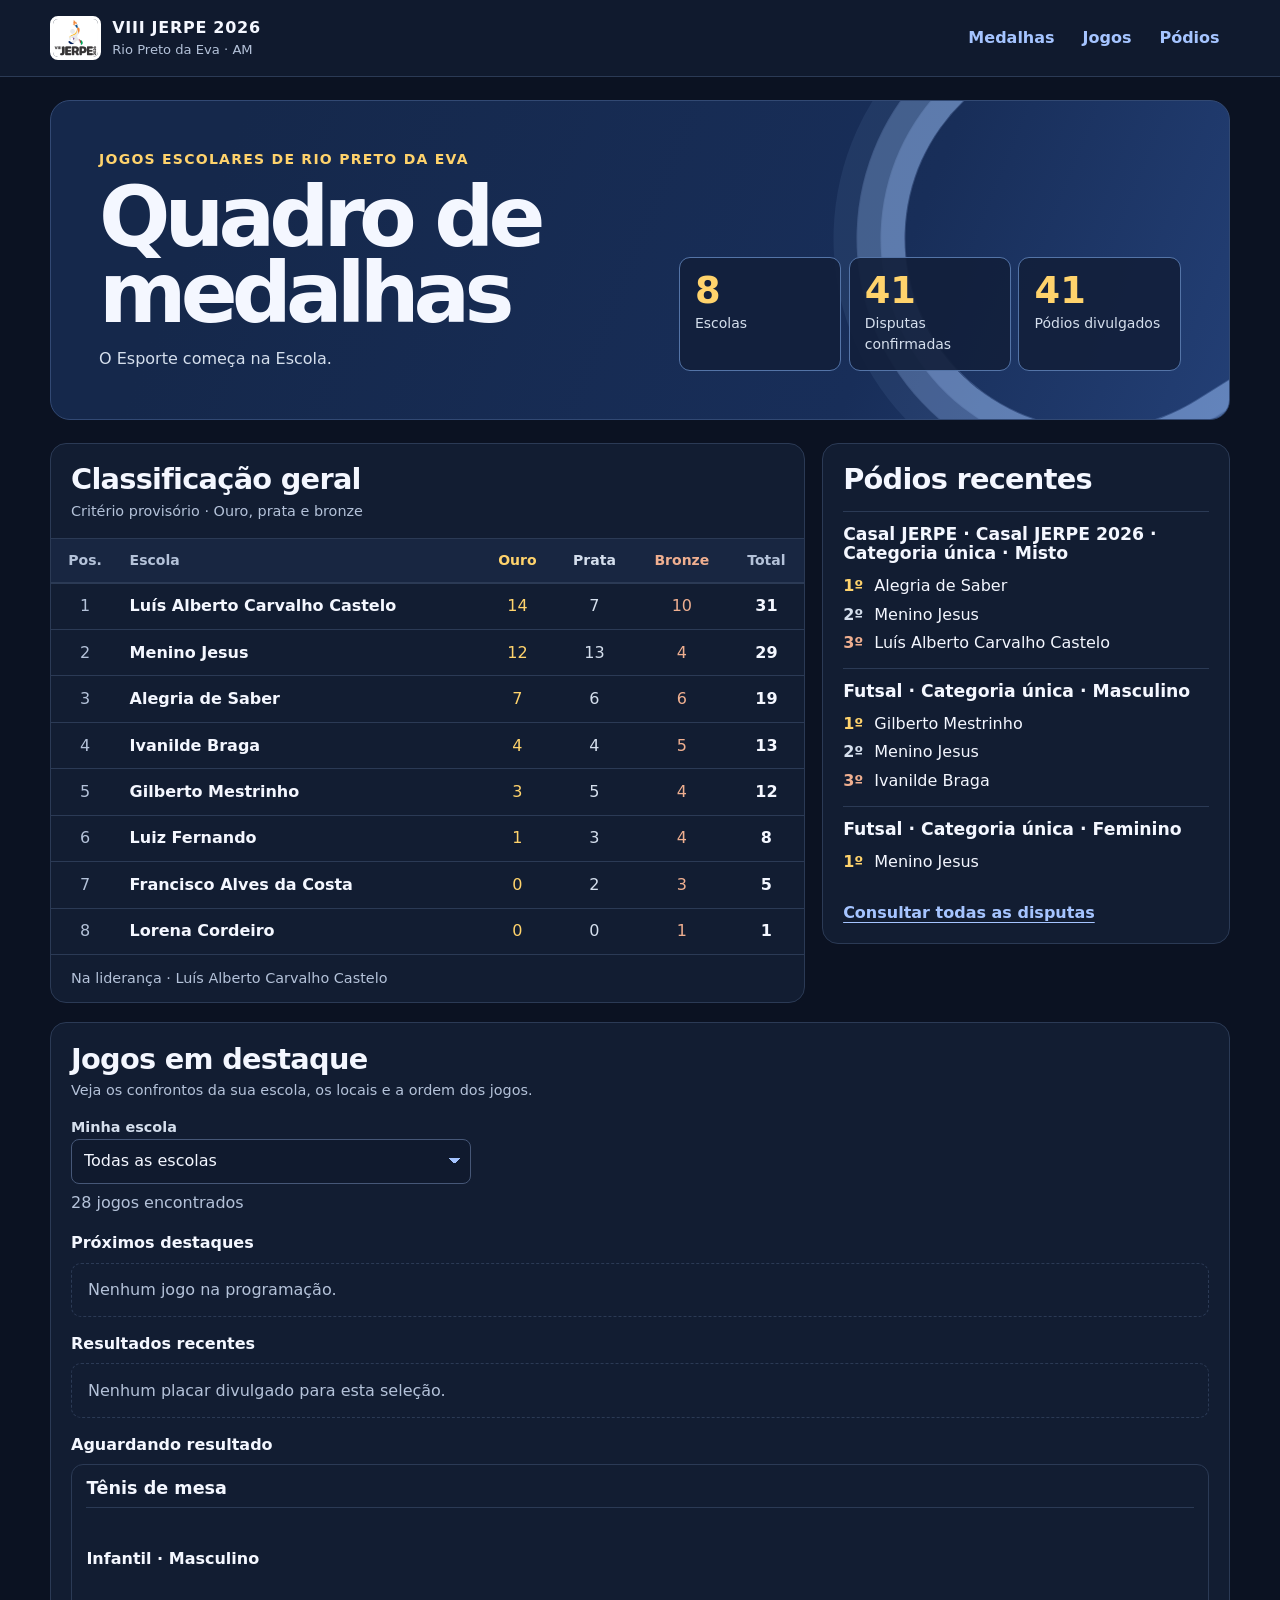
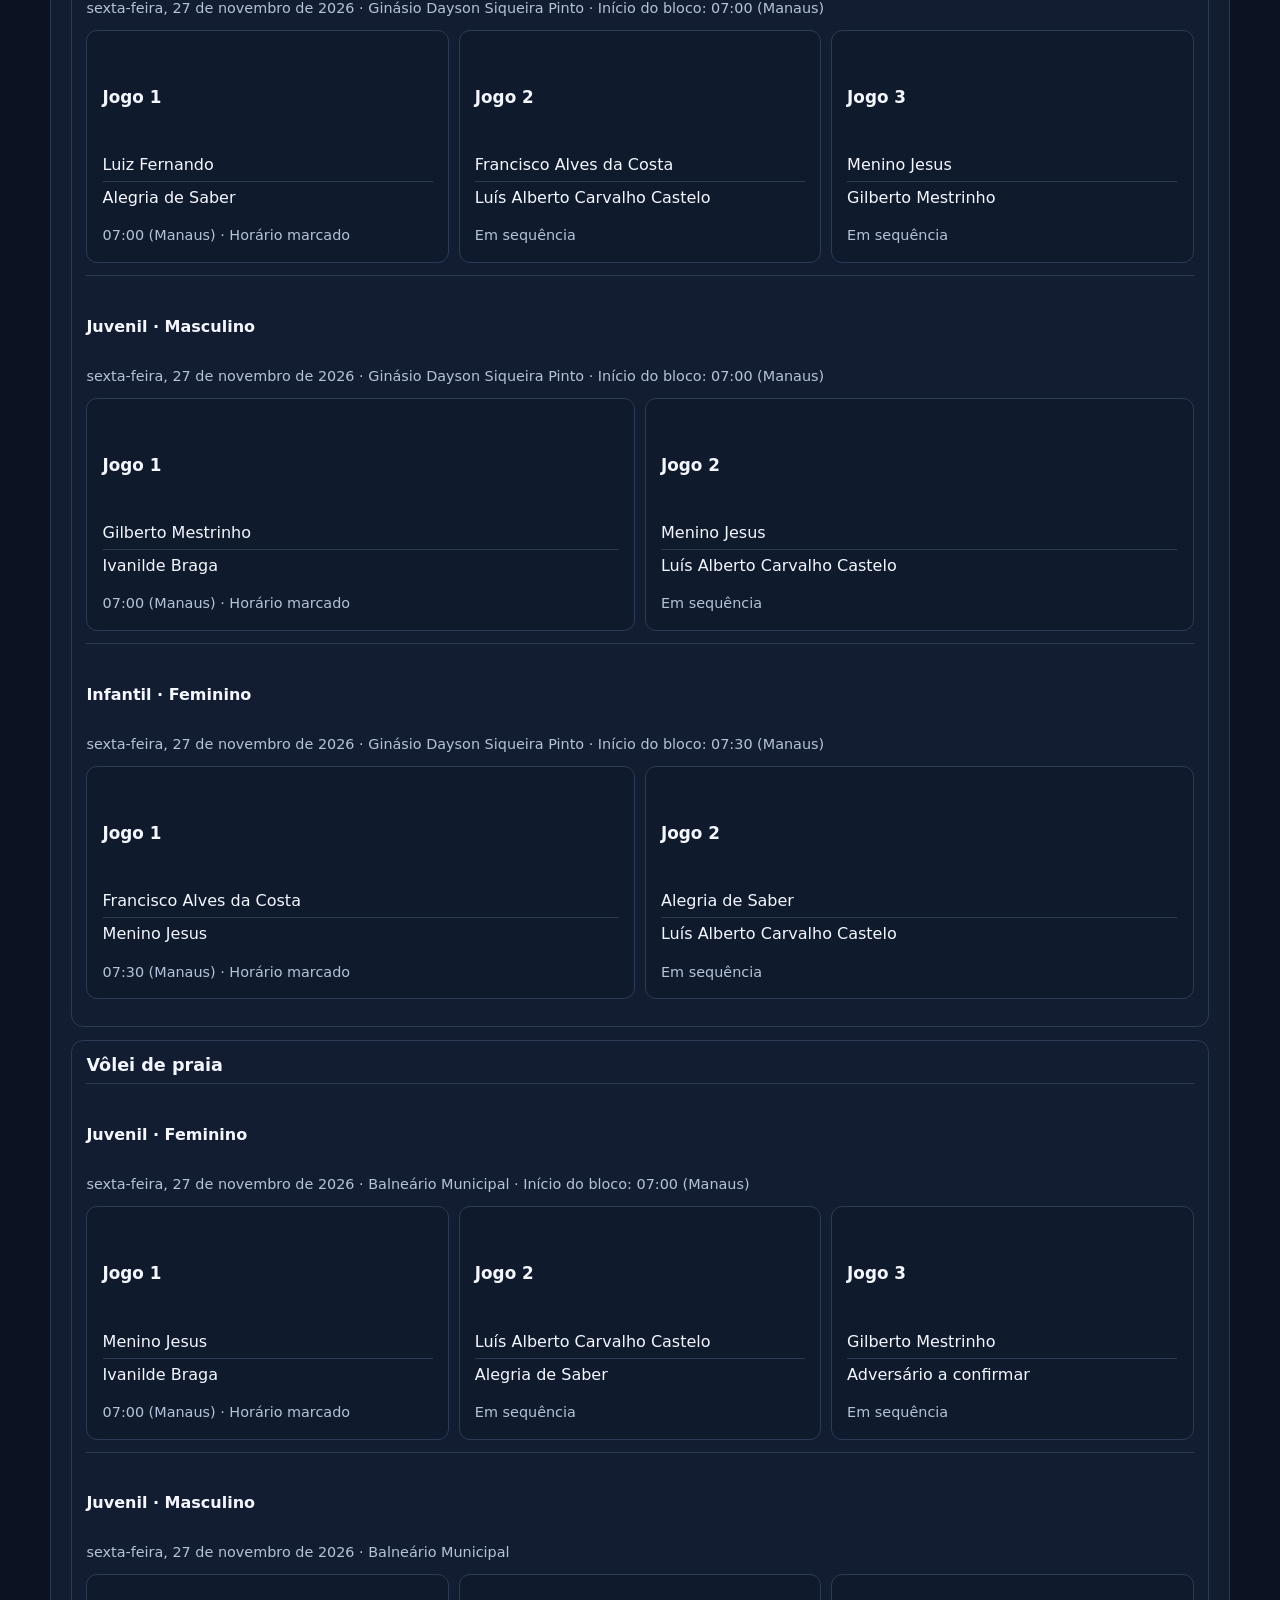
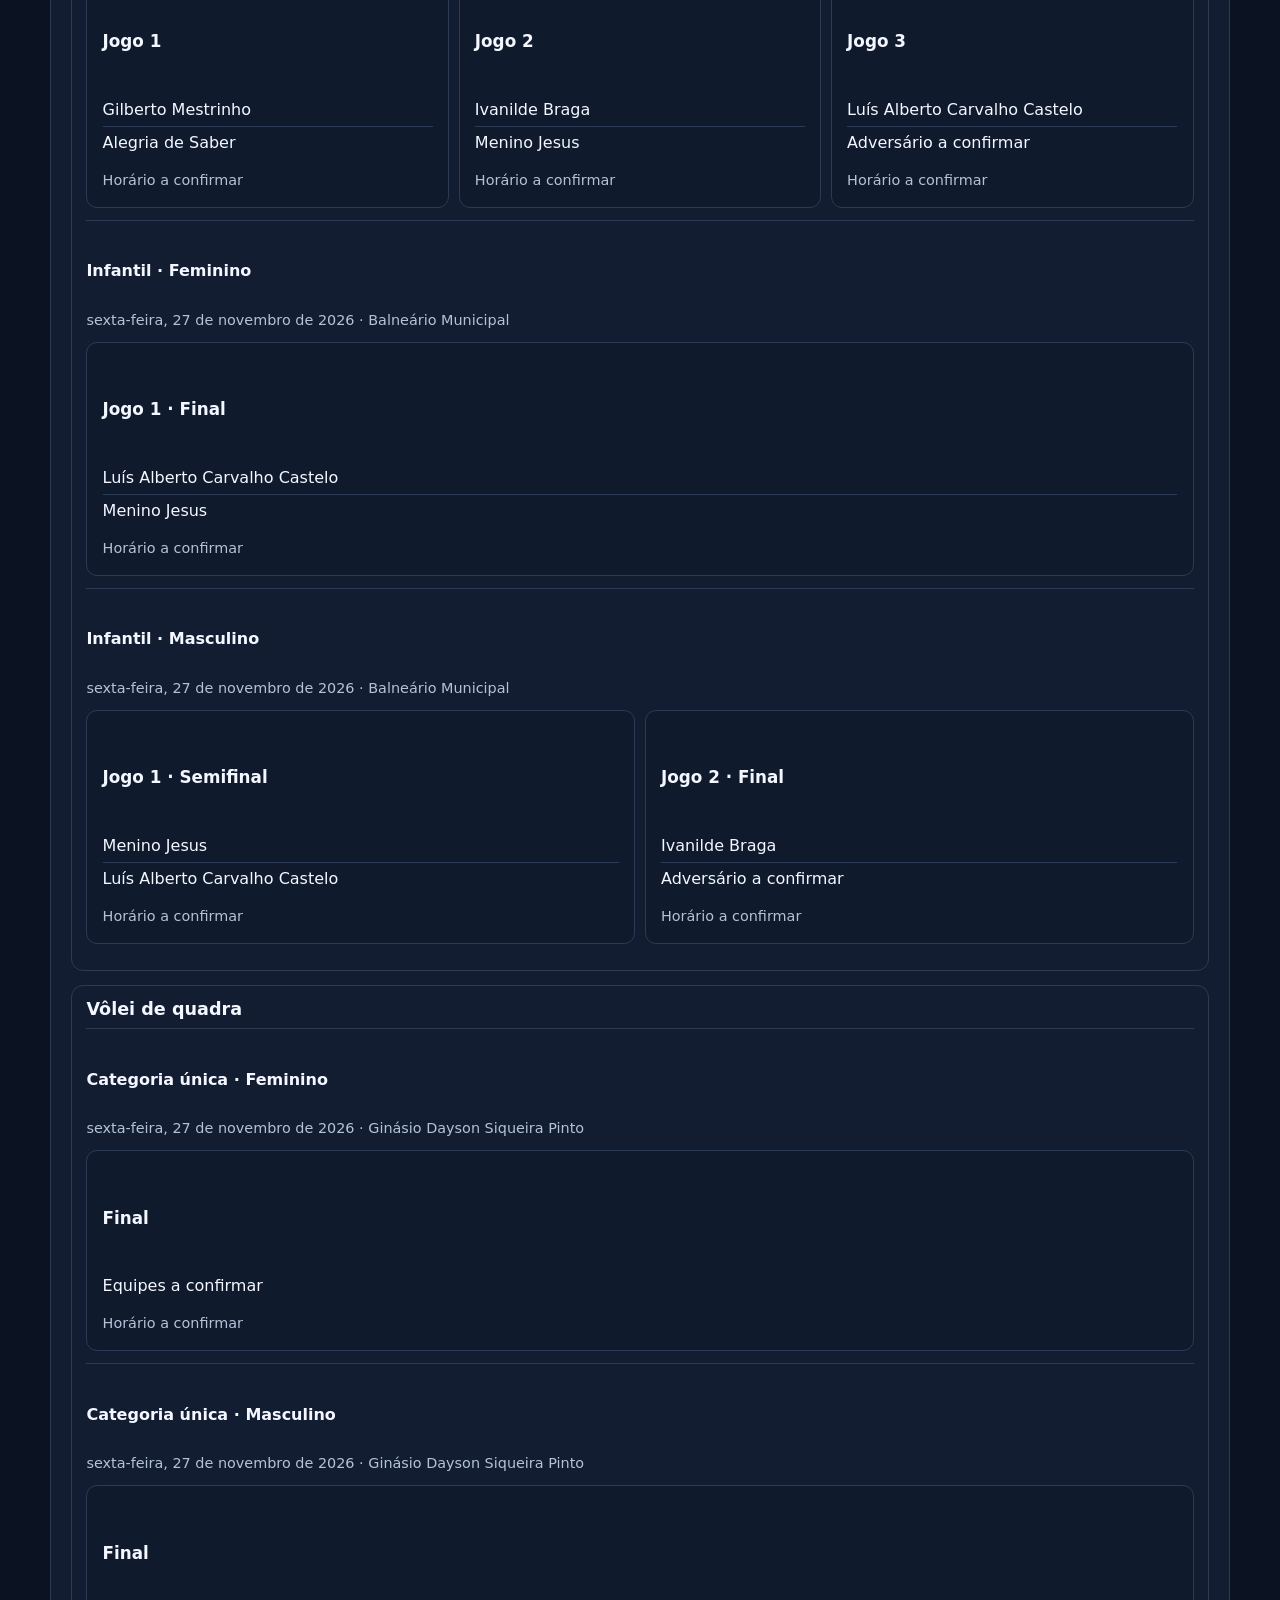
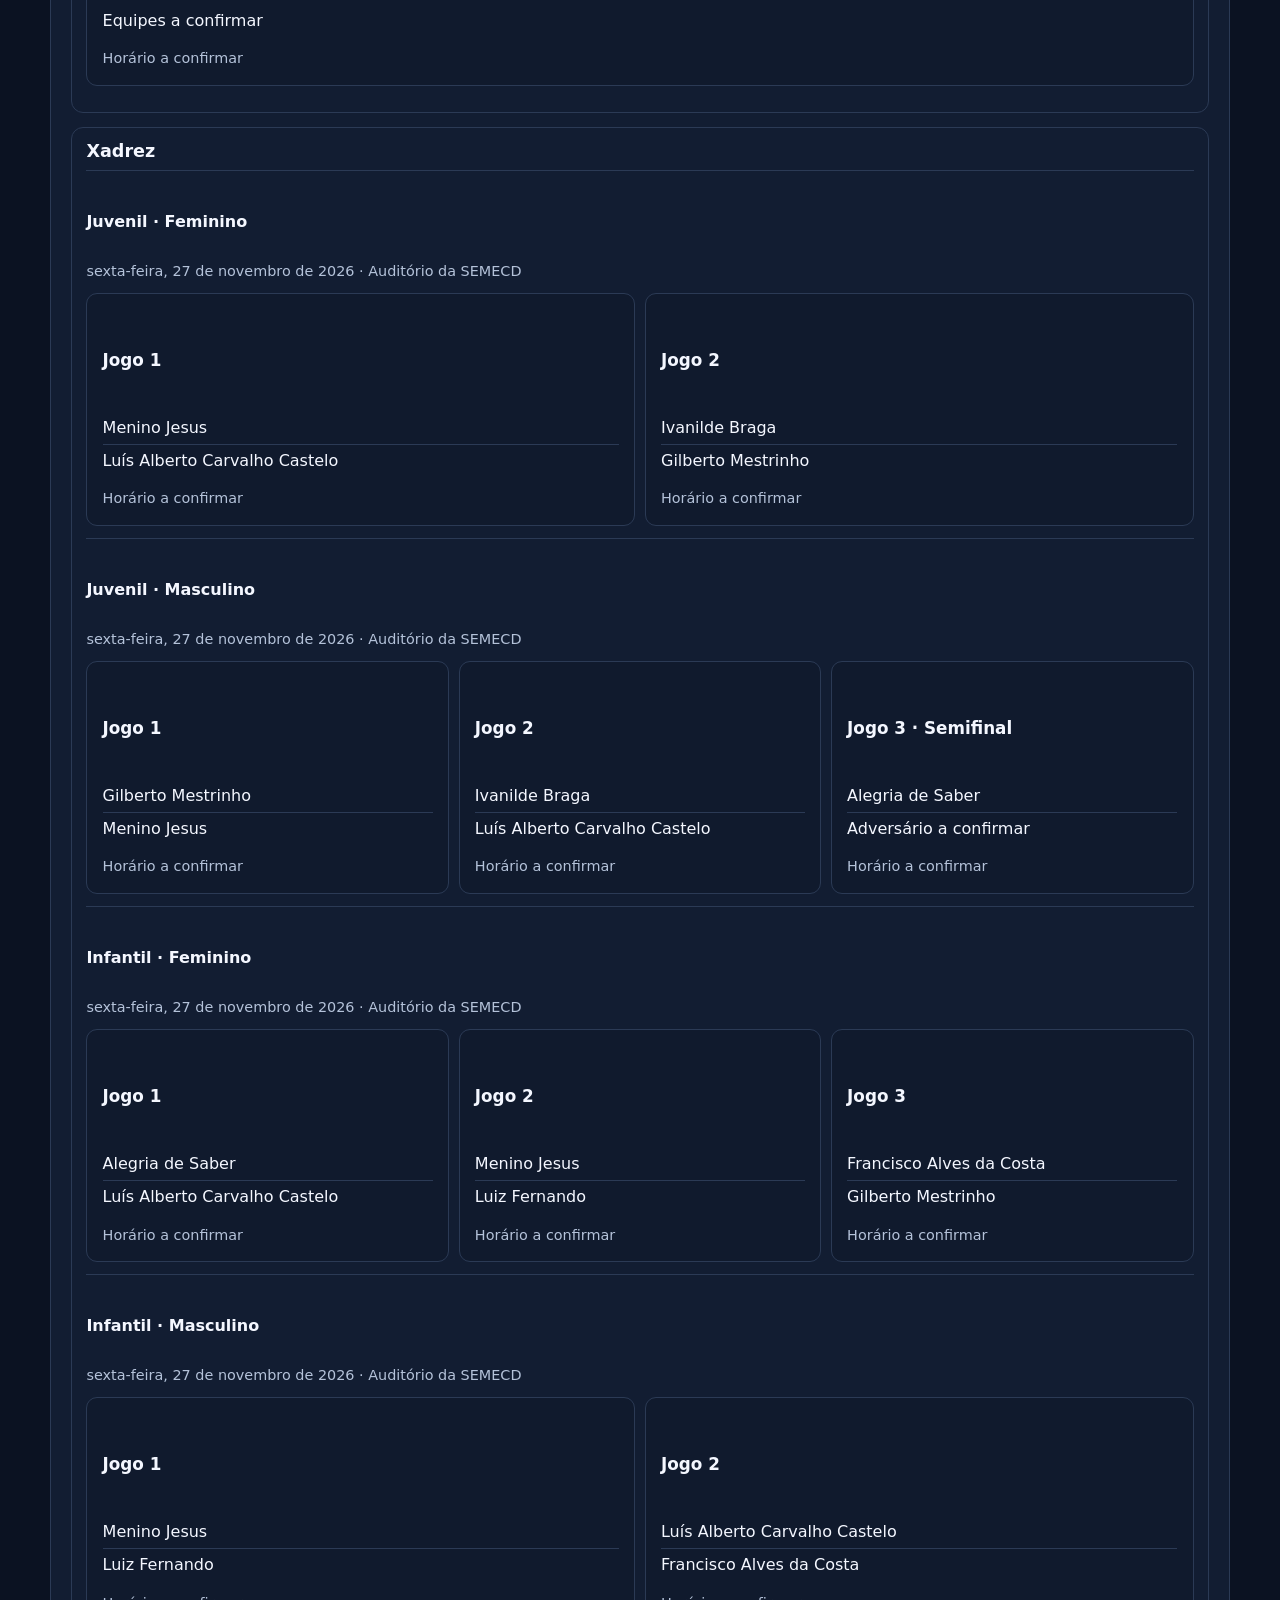
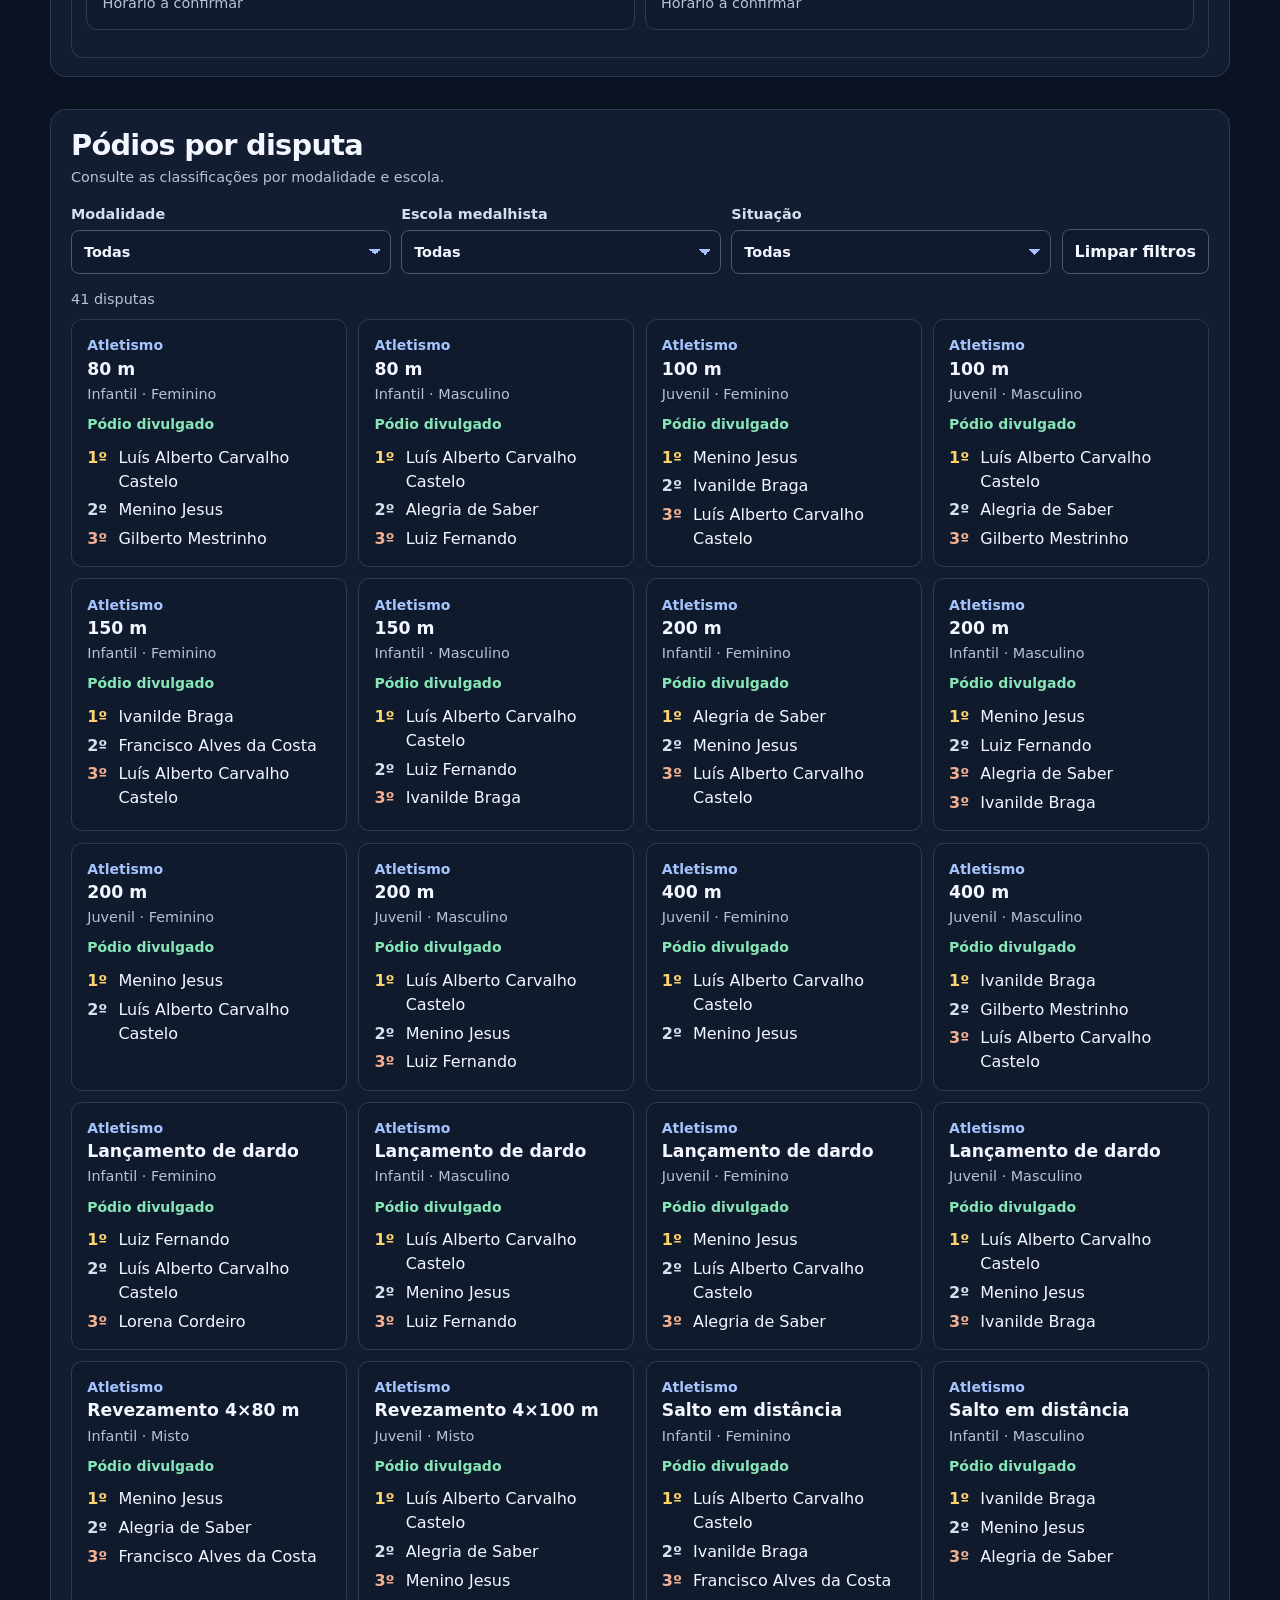
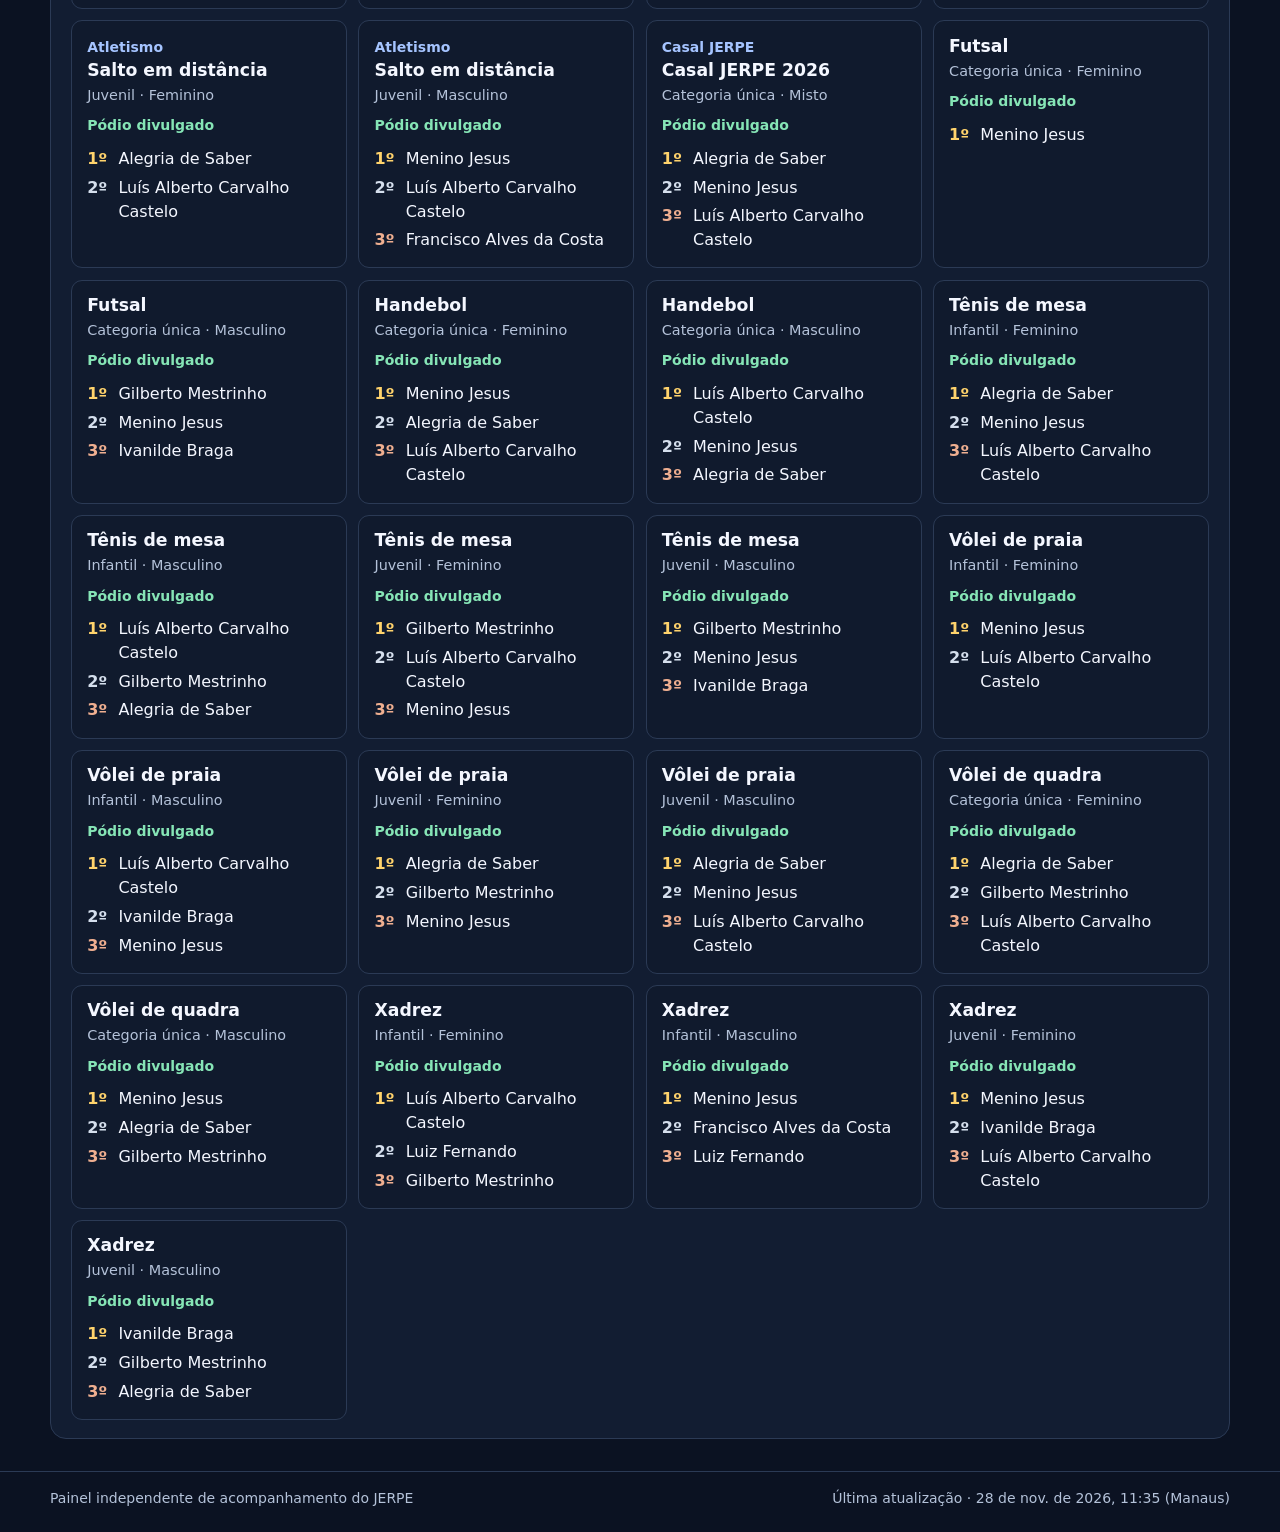
<file: docs/index.html>
<!doctype html>
<html lang="pt-BR">
<head>
  <meta charset="utf-8">
  <meta name="viewport" content="width=device-width, initial-scale=1">
  <meta name="description" content="Medalhas, pódios e jogos em destaque dos Jogos Escolares de Rio Preto da Eva.">
  <meta name="theme-color" content="#101a32">
  <title>VIII JERPE 2026 | Quadro de medalhas</title>
  <link rel="icon" href="./imagens/identidade/jerpe-2026.png">
  <link rel="stylesheet" href="./css/site.css">
  <script type="module" src="./js/painel.mjs"></script>
</head>
<body>
  <a class="skip" href="#conteudo">Ir para o conteúdo</a>
  <header class="topo">
    <div class="largura barra">
      <a class="marca" href="./" aria-label="JERPE 2026, início">
        <img src="./imagens/identidade/jerpe-2026.png" alt="" width="354" height="303">
        <span><strong>VIII JERPE 2026</strong><small>Rio Preto da Eva · AM</small></span>
      </a>
      <nav aria-label="Navegação principal">
        <a href="#medalhas">Medalhas</a>
        <a href="#jogos">Jogos</a>
        <a href="#podios">Pódios</a>
      </nav>
    </div>
  </header>
  <main id="conteudo" class="largura">
    <section class="hero" aria-labelledby="titulo">
      <div class="hero-texto">
        <p class="sobretitulo">Jogos Escolares de Rio Preto da Eva</p>
        <h1 id="titulo">Quadro de<br>medalhas</h1>
        <p class="slogan">O Esporte começa na Escola.</p>
      </div>
      <dl class="resumo" id="resumo" hidden>
        <div><dt>Escolas</dt><dd id="total-escolas"></dd></div>
        <div><dt>Disputas confirmadas</dt><dd id="total-confirmadas"></dd></div>
        <div><dt>Pódios divulgados</dt><dd id="total-podios"></dd></div>
      </dl>
    </section>
    <p class="aviso" id="carregamento" role="status">Carregando o campeonato…</p>
    <noscript><p class="aviso">Ative o JavaScript para consultar os pódios.</p></noscript>
    <div id="painel" hidden>
      <div class="grade">
        <section id="medalhas" class="cartao" aria-labelledby="titulo-medalhas">
          <div class="secao-cabecalho">
            <h2 id="titulo-medalhas">Classificação geral</h2>
            <p id="criterio"></p>
          </div>
          <table>
            <caption class="visualmente-oculto">Quadro de medalhas por escola</caption>
            <thead><tr>
              <th scope="col">Pos.</th><th scope="col">Escola</th>
              <th scope="col" class="ouro">Ouro</th><th scope="col" class="prata">Prata</th>
              <th scope="col" class="bronze">Bronze</th><th scope="col">Total</th>
            </tr></thead>
            <tbody id="classificacao"></tbody>
          </table>
          <p class="nota" id="nota-classificacao"></p>
        </section>
        <section class="cartao recentes" aria-labelledby="titulo-recentes">
          <div class="secao-cabecalho"><h2 id="titulo-recentes">Pódios recentes</h2></div>
          <div id="recentes"></div>
          <a class="link-podios" href="#podios">Consultar todas as disputas</a>
        </section>
      </div>
      <section id="jogos" class="cartao catalogo" aria-labelledby="titulo-jogos">
        <div class="secao-cabecalho">
          <h2 id="titulo-jogos">Jogos em destaque</h2>
          <p>Veja os confrontos da sua escola, os locais e a ordem dos jogos.</p>
        </div>
        <div class="filtro-jogos">
          <label for="escola-jogos">Minha escola</label>
          <select id="escola-jogos"><option value="">Todas as escolas</option></select>
          <p id="contagem-jogos" class="nota-jogos" role="status"></p>
        </div>
        <div class="lista-jogos">
          <div>
            <h3>Próximos destaques</h3>
            <div id="jogos-proximos" class="grupo-jogos"></div>
          </div>
          <div>
            <h3>Resultados recentes</h3>
            <div id="jogos-resultados" class="grupo-jogos"></div>
          </div>
          <div id="jogos-sem-resultado" hidden>
            <h3>Aguardando resultado</h3>
            <div id="jogos-pendentes" class="grupo-jogos"></div>
          </div>
        </div>
      </section>
      <section id="podios" class="cartao catalogo" aria-labelledby="titulo-podios">
        <div class="secao-cabecalho">
          <h2 id="titulo-podios">Pódios por disputa</h2>
          <p id="nota-disputas"></p>
        </div>
        <form id="filtros" class="filtros">
          <label>Modalidade<select name="modalidade" id="modalidade"><option value="">Todas</option></select></label>
          <label>Escola medalhista<select name="escola" id="escola"><option value="">Todas</option></select></label>
          <label>Situação<select name="status" id="situacao"><option value="">Todas</option></select></label>
          <button type="reset" class="secundario">Limpar filtros</button>
        </form>
        <p id="contagem" class="contagem" role="status"></p>
        <div id="disputas" class="lista-disputas"></div>
      </section>
    </div>
  </main>
  <footer class="rodape">
    <div class="largura">
      <p>Painel independente de acompanhamento do JERPE</p>
      <p id="atualizacao"></p>
    </div>
  </footer>
</body>
</html>
</file>
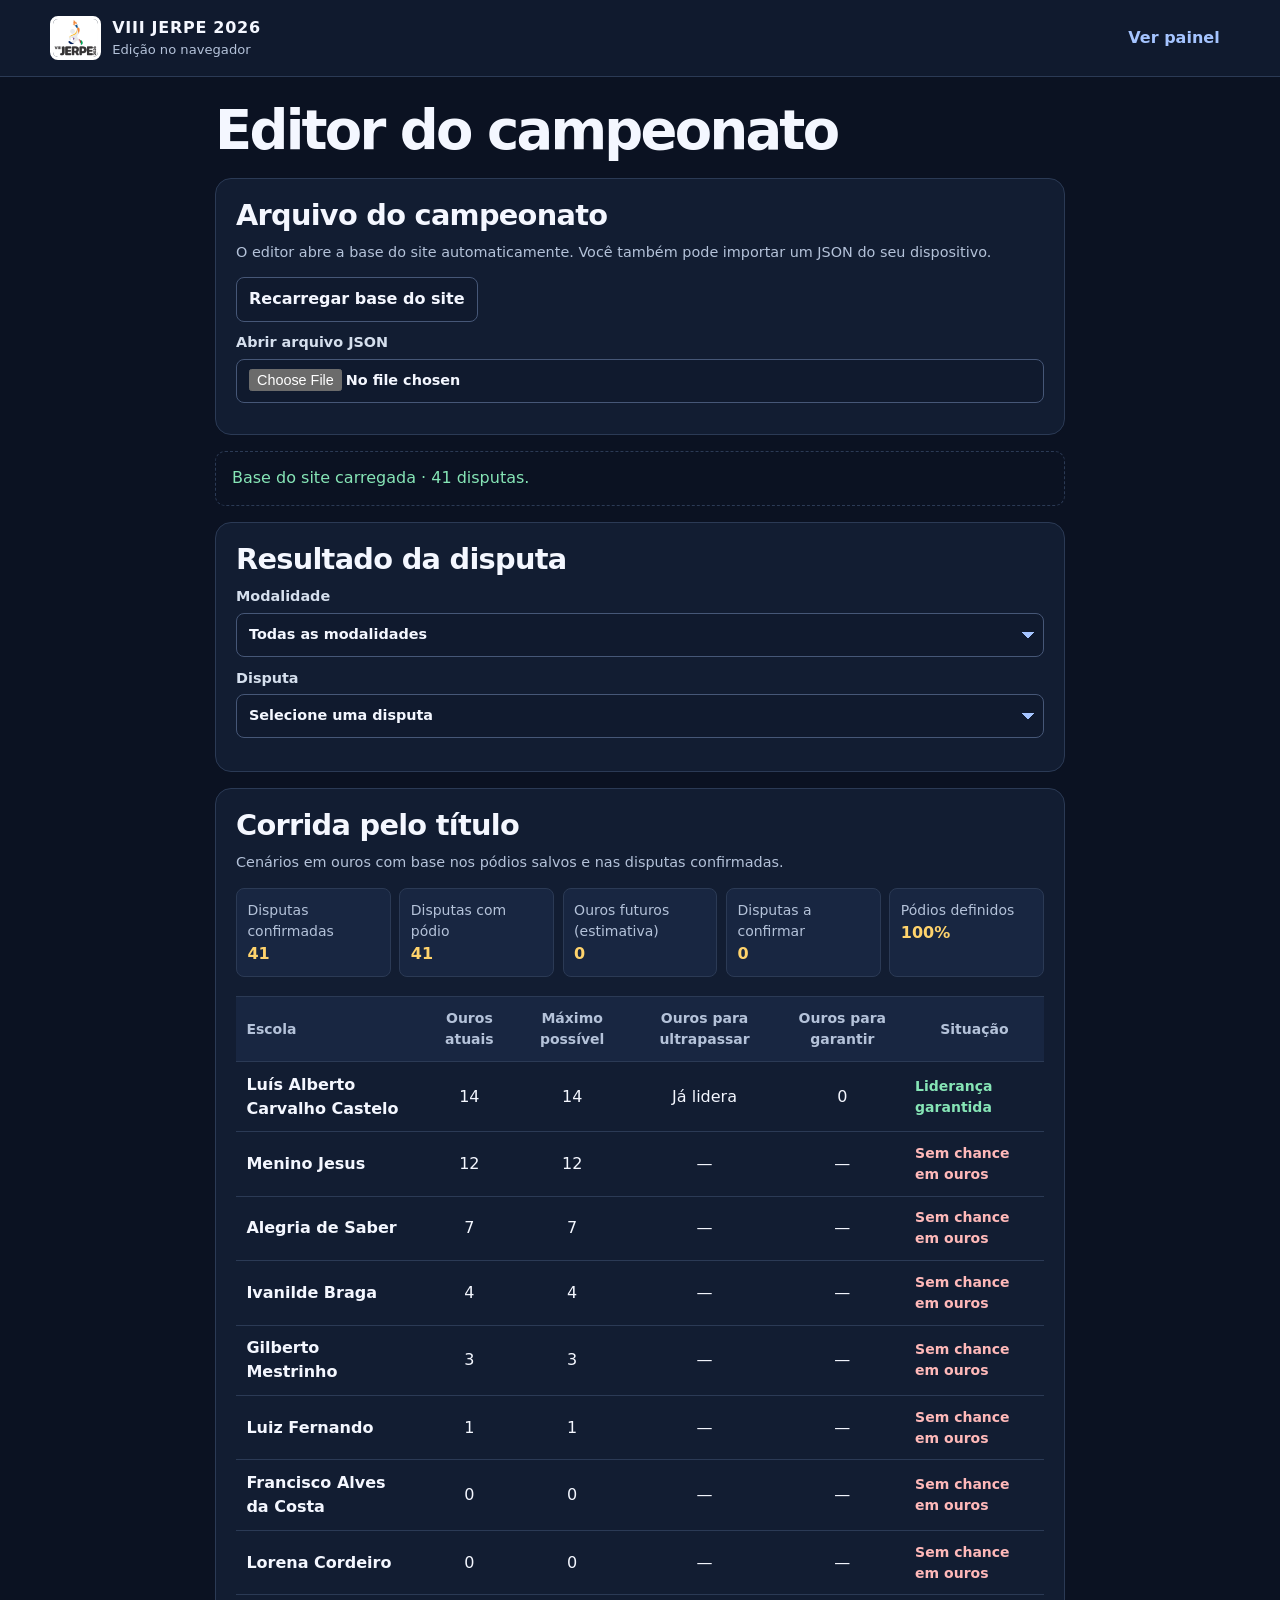
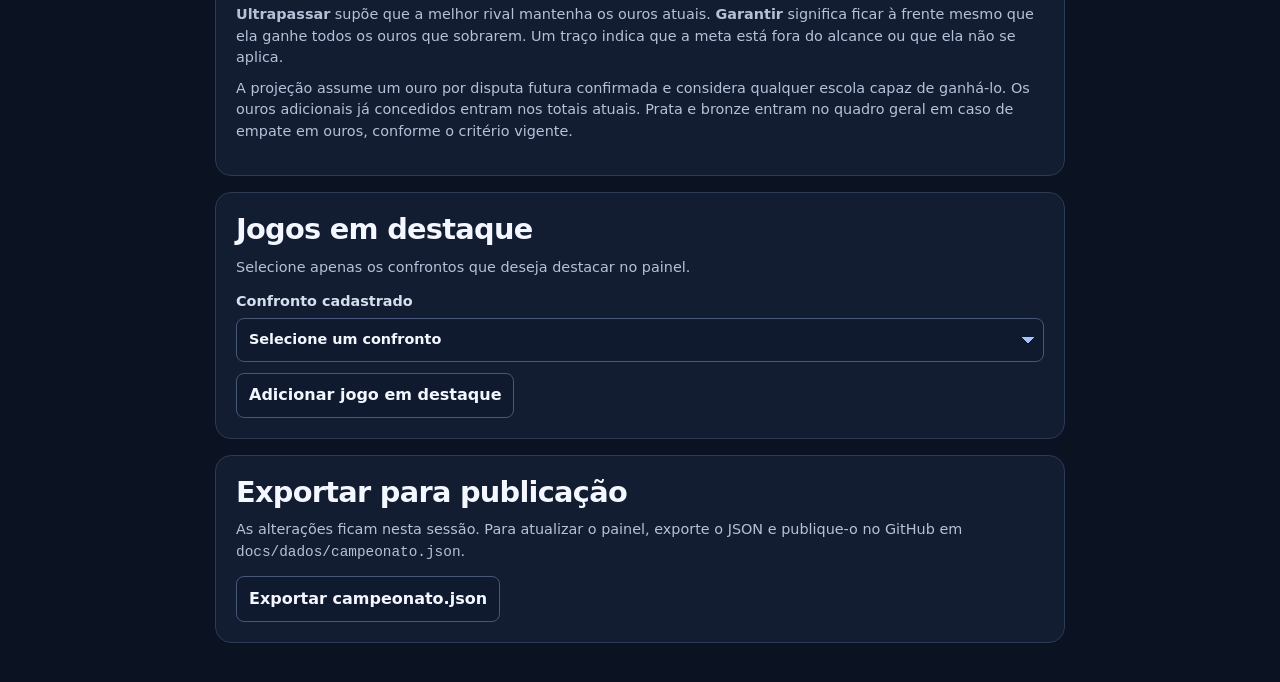
<file: docs/editor/index.html>
<!doctype html>
<html lang="pt-BR">
<head>
  <meta charset="utf-8">
  <meta name="viewport" content="width=device-width, initial-scale=1">
  <title>Editor do campeonato | VIII JERPE</title>
  <link rel="stylesheet" href="../css/site.css">
  <link rel="stylesheet" href="./editor.css">
  <script type="module" src="./editor.mjs"></script>
</head>
<body>
  <header class="topo">
    <div class="largura barra">
      <a class="marca" href="../">
        <img src="../imagens/identidade/jerpe-2026.png" alt="" width="354" height="303">
        <span><strong>VIII JERPE 2026</strong><small>Edição no navegador</small></span>
      </a>
      <nav aria-label="Navegação principal"><a href="../">Ver painel</a></nav>
    </div>
  </header>
  <main class="largura editor">
    <h1>Editor do campeonato</h1>
    <section class="cartao" aria-labelledby="titulo-arquivo">
      <h2 id="titulo-arquivo">Arquivo do campeonato</h2>
      <p class="contexto">O editor abre a base do site automaticamente. Você também pode importar um JSON do seu dispositivo.</p>
      <div class="acoes"><button type="button" id="carregar">Recarregar base do site</button></div>
      <label>Abrir arquivo JSON<input type="file" id="arquivo" accept=".json,application/json"></label>
    </section>
    <p class="aviso" id="status" role="status">Carregando a base do site…</p>
    <section class="cartao" id="edicao" hidden aria-labelledby="titulo-edicao">
      <h2 id="titulo-edicao">Resultado da disputa</h2>
      <label>Modalidade<select id="modalidade"></select></label>
      <label>Disputa<select id="disputa"></select></label>
      <p id="fonte" class="contexto"></p>
      <form id="formulario" hidden>
        <label>Situação<select id="situacao"></select></label>
        <fieldset id="campos-podio" hidden>
          <legend>Escolas no pódio</legend>
          <div class="campos-podio">
            <label class="ouro">1º lugar · Ouro<select id="ouro"></select></label>
            <label class="prata">2º lugar · Prata<select id="prata"></select></label>
            <label class="bronze">3º lugar · Bronze<select id="bronze"></select></label>
          </div>
          <div id="medalhas-adicionais"></div>
          <button type="button" id="adicionar-medalha">Adicionar medalha excepcional</button>
          <template id="modelo-medalha">
            <fieldset class="medalha-excepcional">
              <legend>Medalha excepcional</legend>
              <div class="campos-podio">
                <label>Medalha<select name="tipo-extra" required>
                  <option value="">Selecione a medalha</option>
                  <option value="ouro">Ouro</option>
                  <option value="prata">Prata</option>
                  <option value="bronze">Bronze</option>
                </select></label>
                <label>Escola<select name="escola-extra" required></select></label>
                <button type="button">Remover medalha</button>
              </div>
            </fieldset>
          </template>
        </fieldset>
        <p id="orientacao" class="contexto"></p>
        <div class="acoes"><button id="salvar" class="principal" type="submit">Salvar alteração</button></div>
      </form>
    </section>
    <section class="cartao corrida" id="corrida" hidden aria-labelledby="titulo-corrida">
      <h2 id="titulo-corrida">Corrida pelo título</h2>
      <p class="contexto">Cenários em ouros com base nos pódios salvos e nas disputas confirmadas.</p>
      <dl class="resumo-corrida">
        <div><dt>Disputas confirmadas</dt><dd data-corrida="confirmados"></dd></div>
        <div><dt>Disputas com pódio</dt><dd data-corrida="distribuidos"></dd></div>
        <div><dt>Ouros futuros (estimativa)</dt><dd data-corrida="emDisputa"></dd></div>
        <div><dt>Disputas a confirmar</dt><dd data-corrida="aConfirmar"></dd></div>
        <div><dt>Pódios definidos</dt><dd data-corrida="percentual"></dd></div>
      </dl>
      <div class="tabela-corrida" role="region" aria-label="Cenários em ouros por escola" tabindex="0">
        <table aria-describedby="notas-corrida">
          <thead><tr>
            <th scope="col">Escola</th><th scope="col">Ouros atuais</th><th scope="col">Máximo possível</th>
            <th scope="col">Ouros para ultrapassar</th><th scope="col">Ouros para garantir</th><th scope="col">Situação</th>
          </tr></thead>
          <tbody></tbody>
        </table>
      </div>
      <div id="notas-corrida" class="contexto">
        <p><strong>Ultrapassar</strong> supõe que a melhor rival mantenha os ouros atuais. <strong>Garantir</strong> significa ficar à frente mesmo que ela ganhe todos os ouros que sobrarem. Um traço indica que a meta está fora do alcance ou que ela não se aplica.</p>
        <p>A projeção assume um ouro por disputa futura confirmada e considera qualquer escola capaz de ganhá-lo. Os ouros adicionais já concedidos entram nos totais atuais. Prata e bronze entram no quadro geral em caso de empate em ouros, conforme o critério vigente.</p>
      </div>
    </section>
    <section class="cartao" id="edicao-destaques" hidden aria-labelledby="titulo-edicao-destaques">
      <h2 id="titulo-edicao-destaques">Jogos em destaque</h2>
      <p class="contexto">Selecione apenas os confrontos que deseja destacar no painel.</p>
      <label>Confronto cadastrado<select id="selecionar-destaque"></select></label>
      <button type="button" id="adicionar-destaque">Adicionar jogo em destaque</button>
      <form id="form-destaque" hidden>
        <div class="campos-jogo">
          <label>Disputa<select name="competicaoId" required></select></label>
          <label>Nome do confronto<input name="etapa" placeholder="Ex. Final" maxlength="80" required></label>
          <label>Escola A<select name="escolaA"></select></label>
          <label>Escola B<select name="escolaB"></select></label>
          <label>Data<input name="data" type="date"></label>
          <label>Horário (Manaus)<input name="hora" type="time"></label>
          <label>Ordem no bloco<input name="ordem" type="number" inputmode="numeric" min="1" step="1"></label>
          <label class="campo-local">Local<input name="local" maxlength="100"></label>
          <label>Placar da escola A<input name="placarA" type="number" inputmode="numeric" min="0" step="1"></label>
          <label>Placar da escola B<input name="placarB" type="number" inputmode="numeric" min="0" step="1"></label>
        </div>
        <p class="contexto">Use a ordem para numerar jogos da mesma disputa, data e local. Preencha o horário apenas quando estiver marcado. Para divulgar o placar, preencha as duas escolas e os dois números.</p>
        <div class="acoes">
          <button class="principal" type="submit" id="salvar-destaque">Salvar destaque</button>
          <button type="button" id="fechar-destaque">Fechar edição</button>
          <button type="button" id="remover-destaque" hidden>Remover destaque</button>
        </div>
      </form>
      <p class="aviso" id="status-destaque" role="status" hidden></p>
    </section>
    <section class="cartao" id="exportacao" hidden aria-labelledby="titulo-exportacao">
      <h2 id="titulo-exportacao">Exportar para publicação</h2>
      <p class="contexto">As alterações ficam nesta sessão. Para atualizar o painel, exporte o JSON e publique-o no GitHub em <code>docs/dados/campeonato.json</code>.</p>
      <button id="exportar" type="button">Exportar campeonato.json</button>
    </section>
  </main>
</body>
</html>
</file>
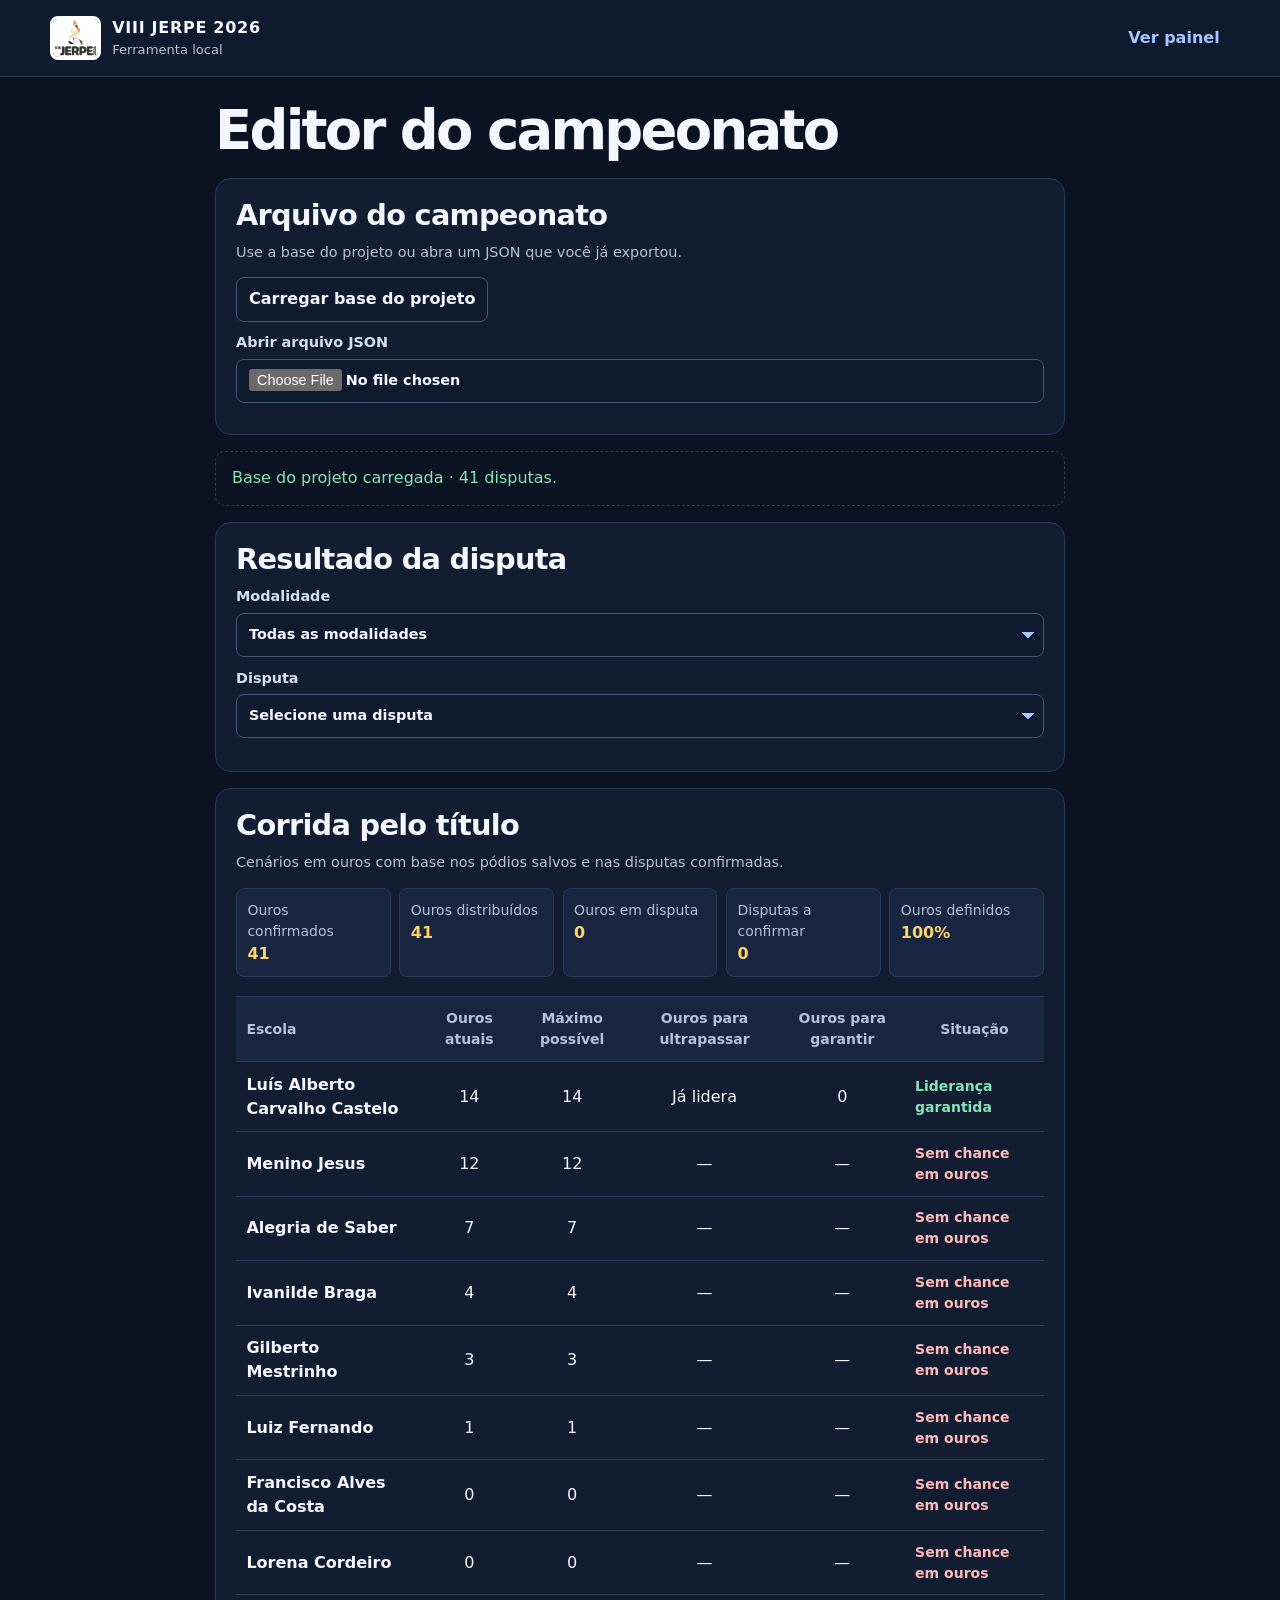
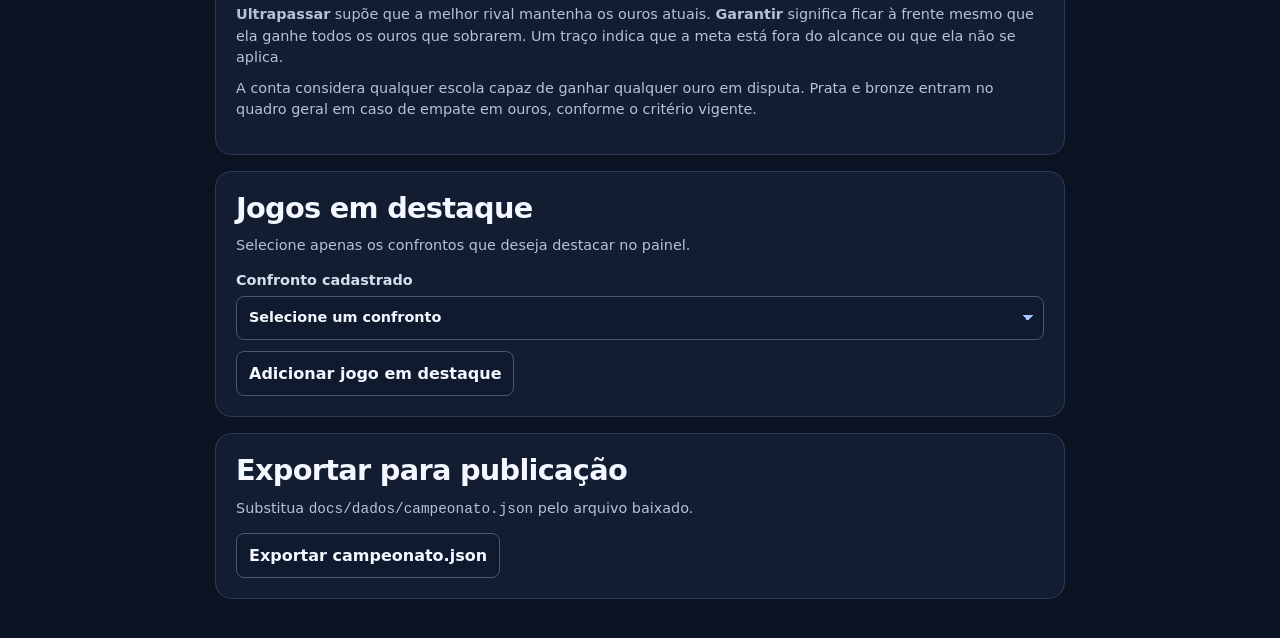
<file: ferramentas/editor.html>
<!doctype html>
<html lang="pt-BR">
<head>
  <meta charset="utf-8">
  <meta name="viewport" content="width=device-width, initial-scale=1">
  <title>Editor local do campeonato | VIII JERPE</title>
  <link rel="stylesheet" href="../docs/css/site.css">
  <link rel="stylesheet" href="./editor.css">
  <script type="module" src="./editor.mjs"></script>
</head>
<body>
  <header class="topo">
    <div class="largura barra">
      <a class="marca" href="../docs/">
        <img src="../docs/imagens/identidade/jerpe-2026.png" alt="" width="354" height="303">
        <span><strong>VIII JERPE 2026</strong><small>Ferramenta local</small></span>
      </a>
      <nav aria-label="Navegação principal"><a href="../docs/">Ver painel</a></nav>
    </div>
  </header>
  <main class="largura editor">
    <h1>Editor do campeonato</h1>
    <section class="cartao" aria-labelledby="titulo-arquivo">
      <h2 id="titulo-arquivo">Arquivo do campeonato</h2>
      <p class="contexto">Use a base do projeto ou abra um JSON que você já exportou.</p>
      <div class="acoes"><button type="button" id="carregar">Carregar base do projeto</button></div>
      <label>Abrir arquivo JSON<input type="file" id="arquivo" accept=".json,application/json"></label>
    </section>
    <p class="aviso" id="status" role="status">Carregando a base do projeto…</p>
    <section class="cartao" id="edicao" hidden aria-labelledby="titulo-edicao">
      <h2 id="titulo-edicao">Resultado da disputa</h2>
      <label>Modalidade<select id="modalidade"></select></label>
      <label>Disputa<select id="disputa"></select></label>
      <p id="fonte" class="contexto"></p>
      <form id="formulario" hidden>
        <label>Situação<select id="situacao"></select></label>
        <fieldset id="campos-podio" hidden>
          <legend>Escolas no pódio</legend>
          <div class="campos-podio">
            <label class="ouro">1º lugar · Ouro<select id="ouro"></select></label>
            <label class="prata">2º lugar · Prata<select id="prata"></select></label>
            <label class="bronze">3º lugar · Bronze<select id="bronze"></select></label>
          </div>
        </fieldset>
        <p id="orientacao" class="contexto"></p>
        <div class="acoes"><button id="salvar" class="principal" type="submit">Salvar alteração</button></div>
      </form>
    </section>
    <section class="cartao corrida" id="corrida" hidden aria-labelledby="titulo-corrida">
      <h2 id="titulo-corrida">Corrida pelo título</h2>
      <p class="contexto">Cenários em ouros com base nos pódios salvos e nas disputas confirmadas.</p>
      <dl class="resumo-corrida">
        <div><dt>Ouros confirmados</dt><dd data-corrida="confirmados"></dd></div>
        <div><dt>Ouros distribuídos</dt><dd data-corrida="distribuidos"></dd></div>
        <div><dt>Ouros em disputa</dt><dd data-corrida="emDisputa"></dd></div>
        <div><dt>Disputas a confirmar</dt><dd data-corrida="aConfirmar"></dd></div>
        <div><dt>Ouros definidos</dt><dd data-corrida="percentual"></dd></div>
      </dl>
      <div class="tabela-corrida" role="region" aria-label="Cenários em ouros por escola" tabindex="0">
        <table aria-describedby="notas-corrida">
          <thead><tr>
            <th scope="col">Escola</th><th scope="col">Ouros atuais</th><th scope="col">Máximo possível</th>
            <th scope="col">Ouros para ultrapassar</th><th scope="col">Ouros para garantir</th><th scope="col">Situação</th>
          </tr></thead>
          <tbody></tbody>
        </table>
      </div>
      <div id="notas-corrida" class="contexto">
        <p><strong>Ultrapassar</strong> supõe que a melhor rival mantenha os ouros atuais. <strong>Garantir</strong> significa ficar à frente mesmo que ela ganhe todos os ouros que sobrarem. Um traço indica que a meta está fora do alcance ou que ela não se aplica.</p>
        <p>A conta considera qualquer escola capaz de ganhar qualquer ouro em disputa. Prata e bronze entram no quadro geral em caso de empate em ouros, conforme o critério vigente.</p>
      </div>
    </section>
    <section class="cartao" id="edicao-destaques" hidden aria-labelledby="titulo-edicao-destaques">
      <h2 id="titulo-edicao-destaques">Jogos em destaque</h2>
      <p class="contexto">Selecione apenas os confrontos que deseja destacar no painel.</p>
      <label>Confronto cadastrado<select id="selecionar-destaque"></select></label>
      <button type="button" id="adicionar-destaque">Adicionar jogo em destaque</button>
      <form id="form-destaque" hidden>
        <div class="campos-jogo">
          <label>Disputa<select name="competicaoId" required></select></label>
          <label>Nome do confronto<input name="etapa" placeholder="Ex. Final" maxlength="80" required></label>
          <label>Escola A<select name="escolaA"></select></label>
          <label>Escola B<select name="escolaB"></select></label>
          <label>Data<input name="data" type="date"></label>
          <label>Horário (Manaus)<input name="hora" type="time"></label>
          <label class="campo-local">Local<input name="local" maxlength="100"></label>
          <label>Placar da escola A<input name="placarA" type="number" inputmode="numeric" min="0" step="1"></label>
          <label>Placar da escola B<input name="placarB" type="number" inputmode="numeric" min="0" step="1"></label>
        </div>
        <p class="contexto">Para divulgar o placar, preencha as duas escolas e os dois números.</p>
        <div class="acoes">
          <button class="principal" type="submit" id="salvar-destaque">Salvar destaque</button>
          <button type="button" id="fechar-destaque">Fechar edição</button>
          <button type="button" id="remover-destaque" hidden>Remover destaque</button>
        </div>
      </form>
      <p class="aviso" id="status-destaque" role="status" hidden></p>
    </section>
    <section class="cartao" id="exportacao" hidden aria-labelledby="titulo-exportacao">
      <h2 id="titulo-exportacao">Exportar para publicação</h2>
      <p class="contexto">Substitua <code>docs/dados/campeonato.json</code> pelo arquivo baixado.</p>
      <button id="exportar" type="button">Exportar campeonato.json</button>
    </section>
  </main>
</body>
</html>
</file>
<file: docs/css/site.css>
:root {
  color-scheme: dark;
  --fundo: #0b1222;
  --superficie: #121d32;
  --superficie-2: #182641;
  --contorno: #2b3a55;
  --texto: #f4f7ff;
  --suave: #b4c2d9;
  --azul: #a5c4ff;
  --ouro: #ffd36c;
  --prata: #d5dfed;
  --bronze: #efaf90;
  --verde: #86e5b6;
  font-family: "Segoe UI", system-ui, sans-serif;
  background: var(--fundo);
  color: var(--texto);
  line-height: 1.5;
}
*, *::before, *::after { box-sizing: border-box; }
body { margin: 0; }
[hidden] { display: none !important; }
a { color: var(--azul); text-underline-offset: .24em; }
button, input, select { font: inherit; }
button, select, input { max-width: 100%; }
button, select, input[type="file"]::file-selector-button { cursor: pointer; }
:focus-visible { outline: 3px solid var(--ouro); outline-offset: 3px; }
section[id] { scroll-margin-top: 1rem; }
h1, h2, h3, h4, p, dl, dd { margin: 0; }
h1, h2, h3, h4 { line-height: 1.12; }
.largura { width: min(100% - 2rem, 1180px); margin-inline: auto; }
.visualmente-oculto, .skip:not(:focus) {
  position: absolute;
  width: 1px;
  height: 1px;
  overflow: hidden;
  clip-path: inset(50%);
  white-space: nowrap;
}
.skip:focus { position: fixed; z-index: 3; padding: .7rem; background: var(--fundo); }
.topo { background: #101a2e; border-bottom: 1px solid var(--contorno); }
.barra, .rodape > div { display: flex; align-items: center; justify-content: space-between; gap: 1rem; }
.barra { min-height: 76px; padding-block: .6rem; }
.marca { display: flex; align-items: center; gap: .7rem; color: var(--texto); text-decoration: none; }
.marca img { width: 51px; height: auto; display: block; border: 3px solid white; border-radius: 8px; }
.marca strong, .marca small { display: block; }
.marca strong { font-size: 1rem; letter-spacing: .045em; }
.marca small { color: var(--suave); font-size: .82rem; }
nav { display: flex; gap: .45rem; }
nav a { border-radius: 8px; padding: .5rem .65rem; font-weight: 650; text-decoration: none; }
nav a:hover { background: var(--superficie-2); }
.hero {
  position: relative;
  isolation: isolate;
  overflow: hidden;
  display: grid;
  align-items: end;
  gap: 1.7rem;
  min-height: 316px;
  margin-block: 1.45rem;
  padding: clamp(1.25rem, 4vw, 3rem);
  border: 1px solid #324973;
  border-radius: 20px;
  background: linear-gradient(112deg, #15284b 15%, #182e59 70%, #233f75);
}
.hero::before {
  content: "";
  position: absolute;
  z-index: -1;
  inset: -90px -185px auto auto;
  width: 520px;
  height: 382px;
  transform: rotate(-32deg);
  border: 1px solid #a5c4ff35;
  border-radius: 210px;
  box-shadow: 0 0 0 23px #a5c4ff13, 0 0 0 24px #a5c4ff35,
    0 0 0 47px #a5c4ff13, 0 0 0 48px #a5c4ff35, 0 0 0 71px #a5c4ff13;
  pointer-events: none;
}
.sobretitulo { color: var(--ouro); font-size: .875rem; font-weight: 750; letter-spacing: .09em; text-transform: uppercase; }
.hero h1 { margin-top: .55rem; font-size: clamp(2.9rem, 7vw, 5.25rem); line-height: .91; letter-spacing: -.07em; }
.slogan { margin-top: .95rem; color: var(--prata); }
.resumo { display: grid; grid-template-columns: repeat(3, minmax(0, 1fr)); gap: .45rem; }
.resumo > div {
  display: flex; flex-direction: column-reverse; justify-content: start; gap: .2rem;
  padding: .65rem; border: 1px solid #5474a7; border-radius: 11px; background: #121f3be8;
}
.resumo dd { color: var(--ouro); font-size: clamp(1.45rem, 3vw, 2.3rem); font-weight: 760; line-height: 1; }
.resumo dt { color: var(--prata); font-size: .875rem; }
.grade { display: grid; gap: 1.1rem; }
.cartao { min-width: 0; border: 1px solid var(--contorno); border-radius: 16px; background: var(--superficie); }
.secao-cabecalho { padding: 1.2rem 1.25rem .95rem; }
h2 { font-size: clamp(1.35rem, 2.5vw, 1.8rem); letter-spacing: -.025em; }
.secao-cabecalho p, .contexto, .observacao, .nota, .contagem { color: var(--suave); font-size: .9rem; }
.secao-cabecalho p { margin-top: .35rem; }
table { width: 100%; border-collapse: collapse; font-variant-numeric: tabular-nums; }
thead { background: var(--superficie-2); }
tr { border-block: 1px solid var(--contorno); }
th, td { padding: .67rem .38rem; text-align: center; }
th:nth-child(2), tbody th { text-align: left; }
thead th { color: var(--suave); font-size: .875rem; }
tbody th { font-weight: 650; }
tbody tr:hover { background: #182641; }
.posicao { color: var(--suave); }
.total { font-weight: 750; }
.ouro { color: var(--ouro); }
.prata { color: var(--prata); }
.bronze { color: var(--bronze); }
.nota { padding: .8rem 1.25rem; }
.recentes { display: flex; flex-direction: column; align-self: start; }
.recentes > :nth-child(2) { padding: 0 1.25rem .9rem; }
.link-podios { margin: 0 1.25rem 1.15rem; align-self: start; font-weight: 650; }
.vazio, .aviso { padding: .9rem 1rem; border: 1px dashed var(--contorno); border-radius: 10px; color: var(--suave); }
.recente { padding: .8rem 0; border-top: 1px solid var(--contorno); }
.recente h3, .disputa h3 { font-size: 1.08rem; overflow-wrap: anywhere; }
.catalogo { margin-block: 1.2rem 2rem; padding-bottom: 1.15rem; }
.filtros {
  display: grid; align-items: end; gap: .65rem; grid-template-columns: repeat(2, minmax(0, 1fr));
  margin-inline: 1.25rem;
}
label { display: grid; gap: .3rem; color: var(--prata); font-size: .9rem; font-weight: 640; }
select, input:not([type="hidden"]), button {
  min-height: 44px;
  border: 1px solid #465777;
  border-radius: 8px;
  padding: .6rem .75rem;
  background: #101a2e;
  color: var(--texto);
}
select {
  width: 100%;
  appearance: none;
  padding-right: 1.95rem;
  background:
    linear-gradient(45deg, transparent 50%, var(--azul) 50%) right 15px center/6px 6px no-repeat,
    linear-gradient(135deg, var(--azul) 50%, transparent 50%) right 9px center/6px 6px no-repeat,
    #101a2e;
}
button { font-weight: 700; }
button:hover:not(:disabled) { background: #263c63; }
button:disabled { cursor: default; opacity: .55; }
.principal { background: var(--ouro); color: #182138; border-color: var(--ouro); }
.principal:hover:not(:disabled) { background: #ffe2a1; }
.contagem { margin: .9rem 1.25rem .55rem; }
.lista-disputas {
  display: grid; gap: .7rem; grid-template-columns: repeat(auto-fit, minmax(min(100%, 235px), 1fr));
  margin-inline: 1.25rem;
}
.disputa { padding: .95rem; border: 1px solid var(--contorno); border-radius: 11px; background: #101a2d; }
.modalidade { color: var(--azul); font-size: .875rem; font-weight: 650; margin-bottom: .2rem; }
.contexto { margin-top: .3rem; }
.estado { margin-top: .55rem; color: var(--azul); font-weight: 650; font-size: .875rem; }
.estado.a-confirmar { color: var(--ouro); }
.estado.divulgado { color: var(--verde); }
.estado.cancelado { color: var(--suave); }
.observacao { margin-top: .45rem; }
.lista-medalhas { padding: 0; margin: .65rem 0 0; list-style: none; }
.lista-medalhas li { display: flex; align-items: baseline; gap: .45rem; margin-top: .3rem; overflow-wrap: anywhere; }
.medalha { font-weight: 750; flex: 0 0 1.5rem; }
.lista-jogos {
  display: grid; gap: 1.1rem;
  margin-inline: 1.25rem;
}
.lista-jogos > div { min-width: 0; }
.lista-jogos h3 { font-size: 1rem; margin-bottom: .65rem; }
.filtro-jogos { margin: 0 1.25rem 1.2rem; max-width: 25rem; }
.nota-jogos { margin-top: .45rem; color: var(--suave); }
.grupo-jogos { display: grid; gap: .85rem; }
.cartoes-jogos {
  display: grid; gap: .6rem; grid-template-columns: repeat(auto-fit, minmax(min(100%, 235px), 1fr));
}
.modalidade-jogos {
  min-width: 0; padding: .9rem; border: 1px solid var(--contorno); border-radius: .75rem;
}
.modalidade-jogos > h4 { font-size: 1.1rem; margin-bottom: .5rem; }
.bloco-jogos > h5 { font-size: 1rem; }
.bloco-jogos { padding-block: .75rem; border-top: 1px solid var(--contorno); }
.bloco-jogos > .contexto { margin-bottom: .65rem; }
.jogo h4, .jogo h5, .jogo h6 { font-size: 1.05rem; }
.lados-jogo { list-style: none; padding: 0; margin: .7rem 0; }
.lados-jogo li { display: flex; justify-content: space-between; gap: .75rem; padding: .25rem 0; }
.lados-jogo li + li { border-top: 1px solid var(--contorno); }
.placar { color: var(--ouro); font-variant-numeric: tabular-nums; }
.campos-jogo input { width: 100%; min-width: 0; }
.rodape { padding-block: 1rem 1.4rem; border-top: 1px solid var(--contorno); color: var(--suave); font-size: .875rem; }
.rodape > div { flex-wrap: wrap; }
.editor { max-width: 850px; margin-block: 1.5rem 2.5rem; }
.editor .cartao { margin-block: 1rem; padding: 1.25rem; }
.editor h1 { font-size: clamp(2rem, 6vw, 3.4rem); letter-spacing: -.05em; }
.editor h2 { margin-bottom: .7rem; }
.editor p { margin-block: .55rem; }
.editor .aviso { white-space: pre-wrap; overflow-wrap: anywhere; }
.editor .aviso.erro { color: #ffb9b9; }
.editor .aviso.ok { color: var(--verde); }
.editor label { margin-bottom: .7rem; }
.editor fieldset { padding: 0; border: 0; margin: .6rem 0; min-width: 0; }
.editor legend { margin-bottom: .5rem; font-weight: 700; }
.acoes { display: flex; gap: .65rem; flex-wrap: wrap; align-items: center; margin-block: .65rem; }
.campos-podio { display: grid; gap: .7rem; }
.campos-jogo { display: grid; grid-template-columns: minmax(0, 1fr); gap: .2rem .9rem; margin-top: .85rem; }
input[type="file"] { width: 100%; }
.editor .contexto { margin-bottom: .8rem; }
@media (min-width: 650px) {
  .hero { grid-template-columns: 1.1fr 1fr; }
  .resumo > div { padding: .95rem; }
  .filtros { grid-template-columns: 1fr 1fr 1fr auto; }
  .campos-podio { grid-template-columns: repeat(3, minmax(0, 1fr)); }
  .campos-jogo { grid-template-columns: repeat(2, minmax(0, 1fr)); }
  .campo-local { grid-column: 1 / -1; }
}
@media (min-width: 890px) {
  .grade { grid-template-columns: 1.85fr 1fr; }
  th, td { padding-inline: .65rem; }
}
@media (max-width: 385px) {
  .largura { width: calc(100% - 1rem); }
  .barra { gap: .5rem; }
  .marca { gap: .42rem; }
  .marca img { width: 40px; }
  .marca strong { font-size: .875rem; letter-spacing: .02em; }
  .marca small { font-size: .75rem; }
  nav { gap: .1rem; }
  nav a { padding-inline: .32rem; font-size: .875rem; }
  th, td { padding-inline: .23rem; }
  .filtros { grid-template-columns: 1fr; }
}
@media (max-width: 550px) {
  .barra { flex-wrap: wrap; gap: .35rem; }
  .barra nav { flex-wrap: wrap; }
}
</file>
<file: docs/editor/editor.css>
.medalha-excepcional button { align-self: center; justify-self: start; }

.resumo-corrida {
  display: grid;
  grid-template-columns: repeat(auto-fit, minmax(104px, 1fr));
  gap: .55rem;
  margin-block: .9rem 1.2rem;
}
.resumo-corrida > div {
  padding: .65rem;
  border: 1px solid var(--contorno);
  border-radius: 8px;
  background: var(--superficie-2);
}
.resumo-corrida dt { color: var(--suave); font-size: .875rem; }
.resumo-corrida dd { color: var(--ouro); font-weight: 750; overflow-wrap: anywhere; }
.tabela-corrida { overflow-x: auto; }
.tabela-corrida table { min-width: 540px; }
.tabela-corrida th:first-child, .tabela-corrida td:last-child { text-align: left; }
.tabela-corrida thead th:nth-child(2) { text-align: center; }
.situacao-corrida { font-size: .875rem; font-weight: 650; }
.corrida-garantida, .corrida-possivel { color: var(--verde); }
.corrida-podeEmpatar, .corrida-empate { color: var(--ouro); }
.corrida-semChance { color: #ffb9b9; }
</file>
<file: ferramentas/editor.css>
.resumo-corrida {
  display: grid;
  grid-template-columns: repeat(auto-fit, minmax(104px, 1fr));
  gap: .55rem;
  margin-block: .9rem 1.2rem;
}
.resumo-corrida > div {
  padding: .65rem;
  border: 1px solid var(--contorno);
  border-radius: 8px;
  background: var(--superficie-2);
}
.resumo-corrida dt { color: var(--suave); font-size: .875rem; }
.resumo-corrida dd { color: var(--ouro); font-weight: 750; overflow-wrap: anywhere; }
.tabela-corrida { overflow-x: auto; }
.tabela-corrida table { min-width: 540px; }
.tabela-corrida th:first-child, .tabela-corrida td:last-child { text-align: left; }
.tabela-corrida thead th:nth-child(2) { text-align: center; }
.situacao-corrida { font-size: .875rem; font-weight: 650; }
.corrida-garantida, .corrida-possivel { color: var(--verde); }
.corrida-podeEmpatar, .corrida-empate { color: var(--ouro); }
.corrida-semChance { color: #ffb9b9; }
</file>
